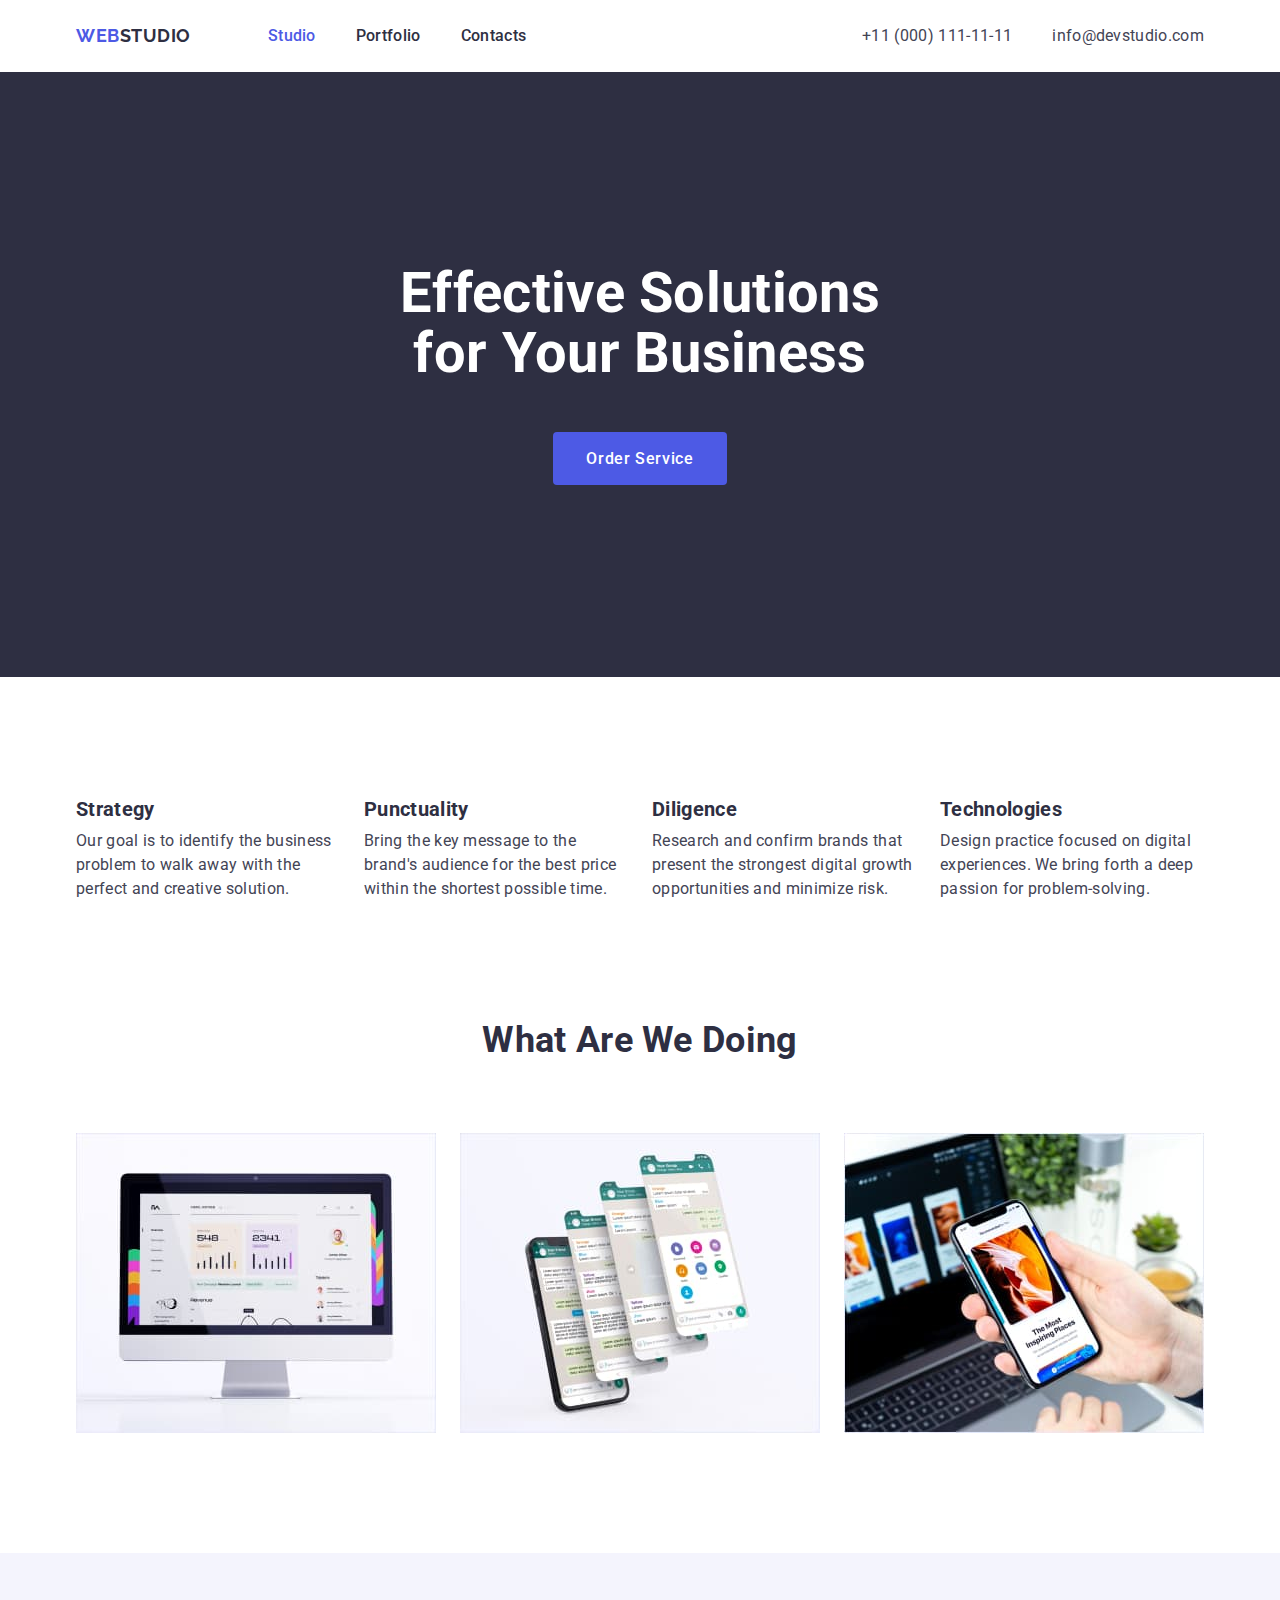
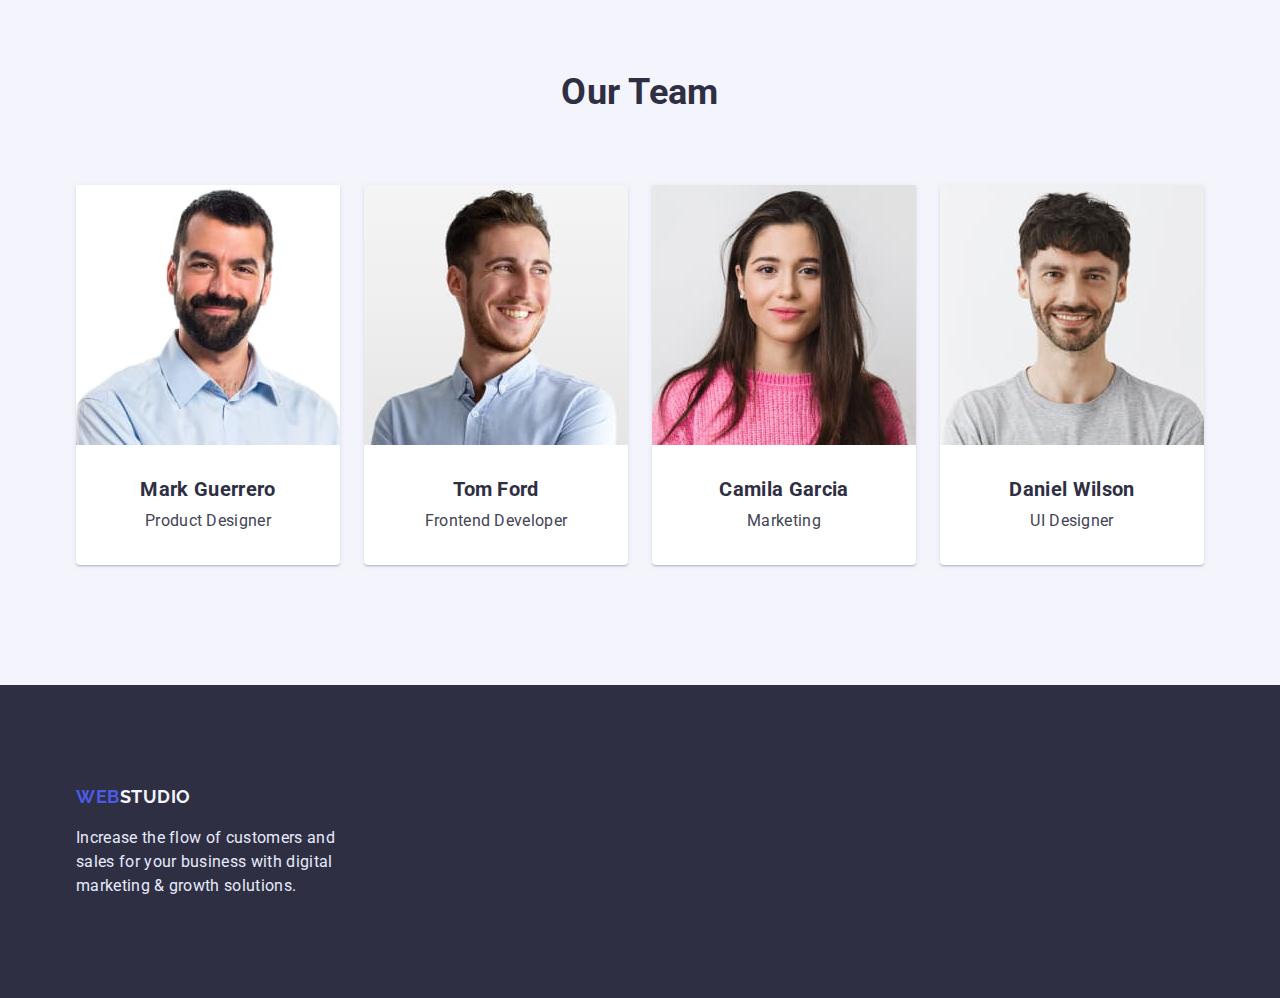
<file: index.html>
<!DOCTYPE html>
<html lang="en">
  <head>
    <meta charset="UTF-8" />
    <meta http-equiv="X-UA-Compatible" content="IE=edge" />
    <meta name="viewport" content="width=device-width, initial-scale=1.0" />
    <title>Web Studio</title>
    <link rel="preconnect" href="https://fonts.googleapis.com" />
    <link rel="preconnect" href="https://fonts.gstatic.com" crossorigin />
    <link
      href="https://fonts.googleapis.com/css2?family=Raleway:wght@700&family=Roboto:wght@400;500;700;900&display=swap"
      rel="stylesheet"
    />
    <link
      rel="stylesheet"
      href="https://cdnjs.cloudflare.com/ajax/libs/modern-normalize/1.1.0/modern-normalize.min.css"
    />
    <link rel="stylesheet" href="./css/styles.css" />
  </head>
  <body>
    <header class="header">
      <div class="container header-nav">
        <nav class="main-nav">
          <a href="./" class="logo link">
            <span class="logo-web">WEB</span><span class="logo-studio">STUDIO</span>
          </a>
          <ul class="site-nav list">
            <li class="item"><a href="./index.html" class="link current">Studio</a></li>
            <li class="item"><a href="./portfolio.html" class="link">Portfolio</a></li>
            <li class="item"><a href="" class="link">Contacts</a></li>
          </ul>
        </nav>
        <ul class="contacts list">
          <li class="item"><a href="tel:+110001111111" class="link">+11 (000) 111-11-11</a></li>
          <li class="item">
            <a href="mailto:info@devstudio.com" class="link">info@devstudio.com</a>
          </li>
        </ul>
      </div>
    </header>
    <main>
      <section class="hero">
        <div class="container">
          <h1 class="title">Effective Solutions for Your Business</h1>
          <button type="button" class="hero-button">Order Service</button>
        </div>
      </section>
      <section class="section strengths">
        <div class="container">
          <h2 class="visually-hidden">Our strengths</h2>
          <ul class="list strengths">
            <li class="item">
              <h3 class="title">Strategy</h3>
              <p>
                Our goal is to identify the business problem to walk away with the perfect and
                creative solution.
              </p>
            </li>
            <li class="item">
              <h3 class="title">Punctuality</h3>
              <p>
                Bring the key message to the brand's audience for the best price within the shortest
                possible time.
              </p>
            </li>
            <li class="item">
              <h3 class="title">Diligence</h3>
              <p>
                Research and confirm brands that present the strongest digital growth opportunities
                and minimize risk.
              </p>
            </li>
            <li class="item">
              <h3 class="title">Technologies</h3>
              <p>
                Design practice focused on digital experiences. We bring forth a deep passion for
                problem-solving.
              </p>
            </li>
          </ul>
        </div>
      </section>
      <section class="section work">
        <div class="container">
          <h2 class="section-work-title">What Are We Doing</h2>
          <ul class="list work">
            <li class="item">
              <img
                class="img"
                src="./images/pc.jpg"
                alt="website development"
                width="360"
                height="300"
              />
            </li>
            <li class="item">
              <img
                class="img"
                src="./images/account.jpg"
                alt="account management"
                width="360"
                height="300"
              />
            </li>
            <li class="item">
              <img
                class="img"
                src="./images/app.jpg"
                alt="apps creation"
                width="360"
                height="300"
              />
            </li>
          </ul>
        </div>
      </section>
      <section class="section team">
        <div class="container">
          <h2 class="section-team-title">Our Team</h2>
          <ul class="list team">
            <li class="item">
              <img
                class="img"
                src="./images/mark.jpg"
                alt="Mark Guerrero"
                width="264"
                height="260"
              />
              <div class="team-item-text">
                <h3 class="title">Mark Guerrero</h3>
                <p>Product Designer</p>
              </div>
            </li>
            <li class="item">
              <img class="img" src="./images/tom.jpg" alt="Tom Ford" width="264" height="260" />
              <div class="team-item-text">
                <h3 class="title">Tom Ford</h3>
                <p>Frontend Developer</p>
              </div>
            </li>
            <li class="item">
              <img
                class="img"
                src="./images/camila.jpg"
                alt="Camila Garcia"
                width="264"
                height="260"
              />
              <div class="team-item-text">
                <h3 class="title">Camila Garcia</h3>
                <p>Marketing</p>
              </div>
            </li>
            <li class="item">
              <img
                class="img"
                src="./images/daniel.jpg"
                alt="Daniel Wilson"
                width="264"
                height="260"
              />
              <div class="team-item-text">
                <h3 class="title">Daniel Wilson</h3>
                <p>UI Designer</p>
              </div>
            </li>
          </ul>
        </div>
      </section>
    </main>
    <footer class="footer">
      <div class="container">
        <a href="/" class="logo link">
          <span class="logo-web">WEB</span><span class="logo-studio">STUDIO</span>
        </a>
        <p class="footer-text">
          Increase the flow of customers and sales for your business with digital marketing & growth
          solutions.
        </p>
      </div>
    </footer>
  </body>
</html>
</file>
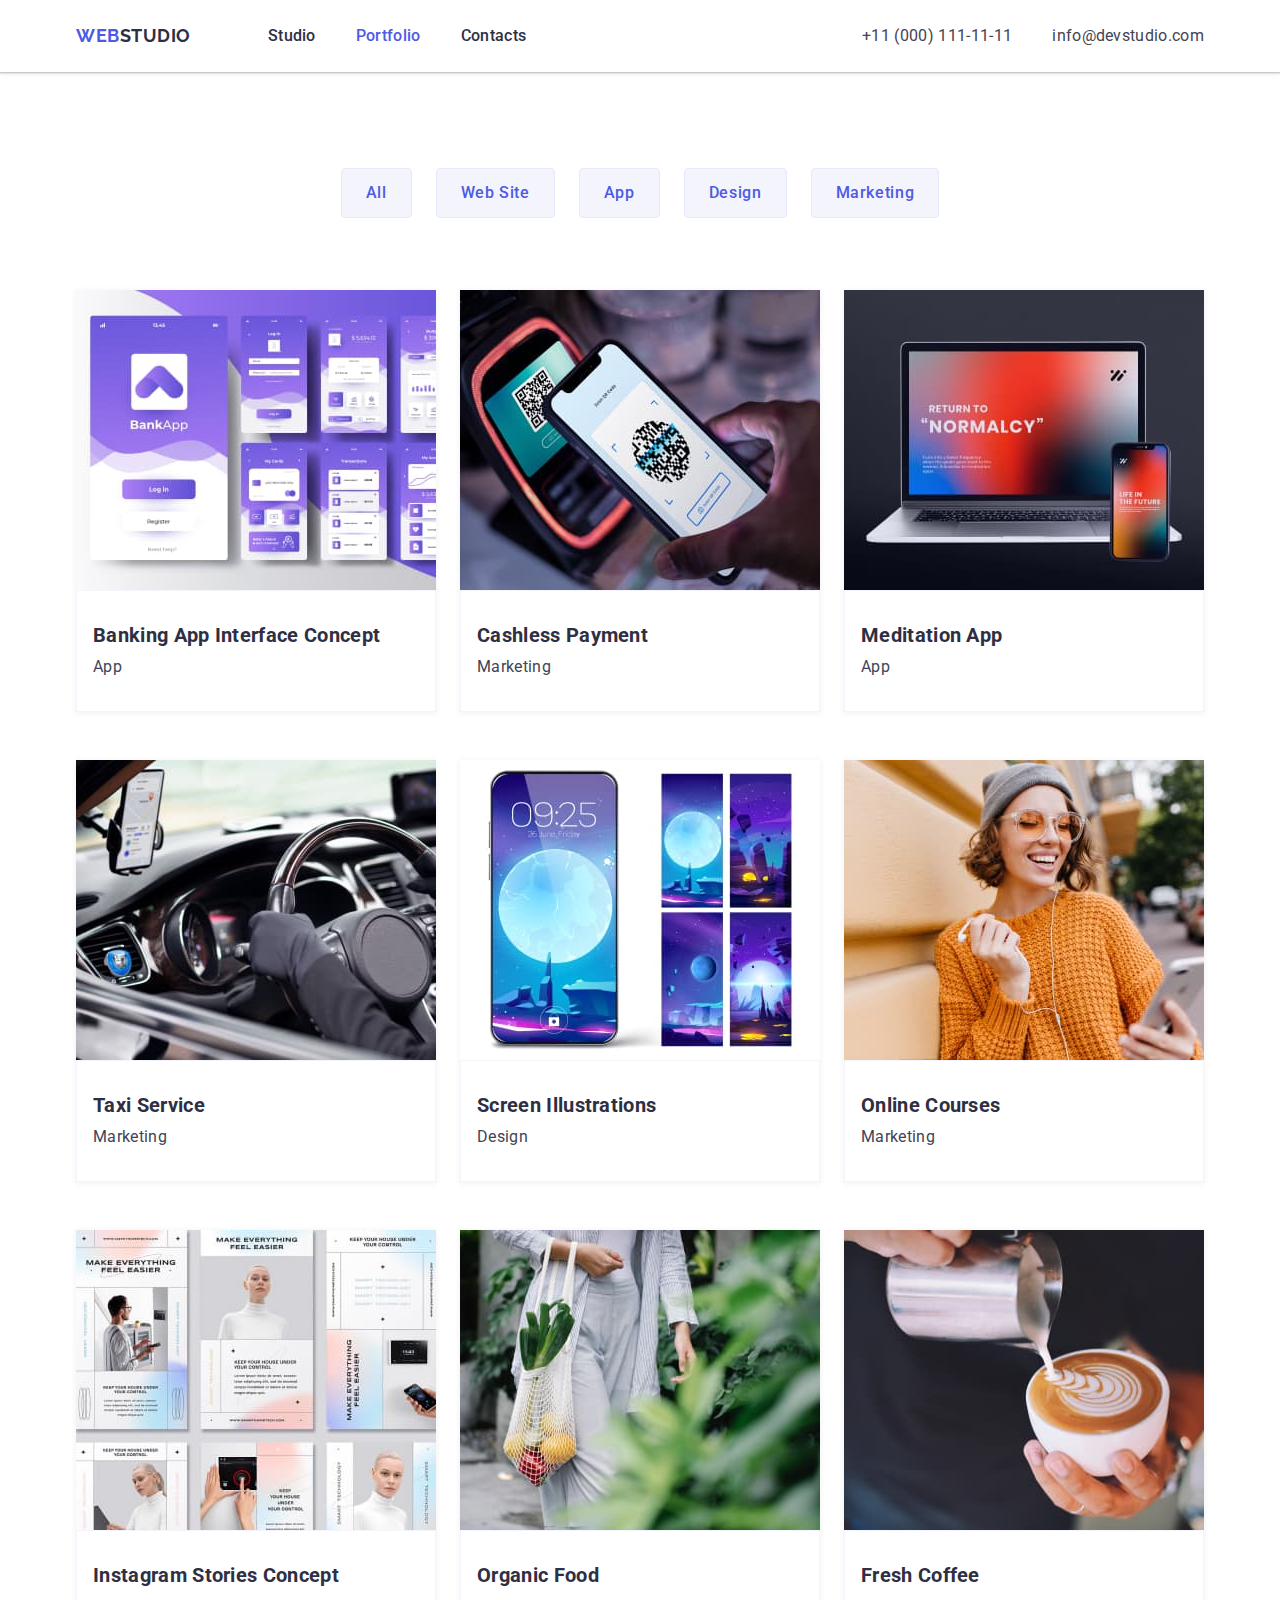
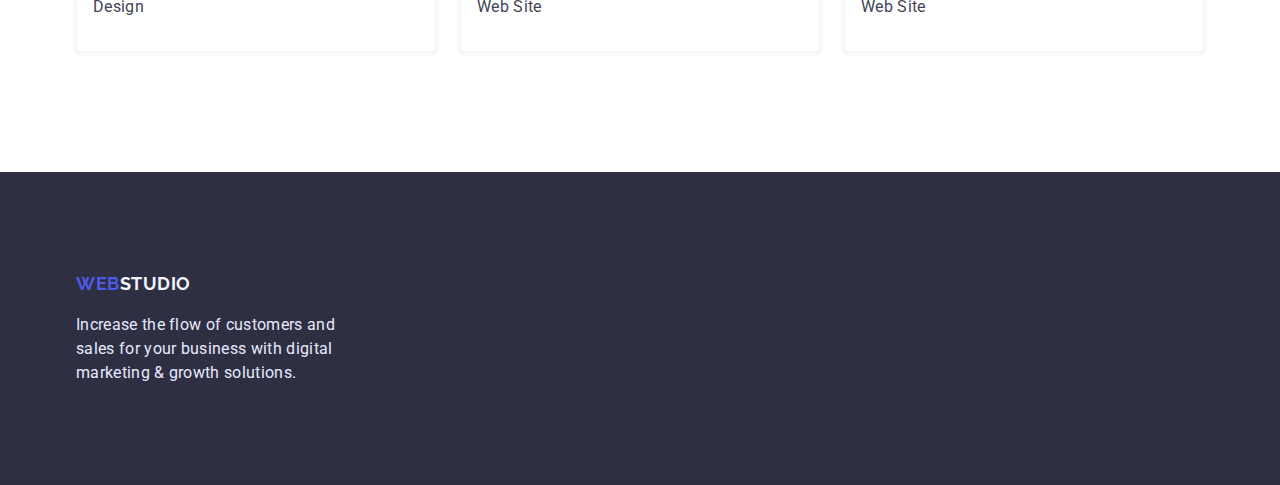
<file: portfolio.html>
<!DOCTYPE html>
<html lang="en">
  <head>
    <meta charset="UTF-8" />
    <meta http-equiv="X-UA-Compatible" content="IE=edge" />
    <meta name="viewport" content="width=device-width, initial-scale=1.0" />
    <title>Web Studio</title>
    <link rel="preconnect" href="https://fonts.googleapis.com" />
    <link rel="preconnect" href="https://fonts.gstatic.com" crossorigin />
    <link
      href="https://fonts.googleapis.com/css2?family=Raleway:wght@700&family=Roboto:wght@400;500;700;900&display=swap"
      rel="stylesheet"
    />
    <link
      rel="stylesheet"
      href="https://cdnjs.cloudflare.com/ajax/libs/modern-normalize/1.1.0/modern-normalize.min.css"
    />
    <link rel="stylesheet" href="./css/styles.css" />
  </head>
  <body>
    <header class="header">
      <div class="container header-nav">
        <nav class="main-nav">
          <a href="./" class="logo link">
            <span class="logo-web">WEB</span><span class="logo-studio">STUDIO</span>
          </a>
          <ul class="site-nav list">
            <li class="item"><a href="./index.html" class="link">Studio</a></li>
            <li class="item"><a href="./portfolio.html" class="link current">Portfolio</a></li>
            <li class="item"><a href="" class="link">Contacts</a></li>
          </ul>
        </nav>
        <ul class="contacts list">
          <li class="item"><a href="tel:+110001111111" class="link">+11 (000) 111-11-11</a></li>
          <li class="item">
            <a href="mailto:info@devstudio.com" class="link">info@devstudio.com</a>
          </li>
        </ul>
      </div>
    </header>
    <main>
      <section class="section portfolio">
        <h1 class="visually-hidden">Portfolio</h1>
        <div class="container gallery">
          <ul class="list selector">
            <li class="item"><button type="button" class="selector-button">All</button></li>
            <li class="item"><button type="button" class="selector-button">Web Site</button></li>
            <li class="item"><button type="button" class="selector-button">App</button></li>
            <li class="item"><button type="button" class="selector-button">Design</button></li>
            <li class="item"><button type="button" class="selector-button">Marketing</button></li>
          </ul>
          <ul class="list gallery-list">
            <li class="item">
              <a href="" class="link">
                <img
                  class="img"
                  src="./images/banking-app.jpg"
                  alt="Banking app"
                  width="360"
                  height="300"
                />
                <div class="gallery-item-text">
                  <h2 class="title">Banking App Interface Concept</h2>
                  <p>App</p>
                </div>
              </a>
            </li>
            <li class="item">
              <a href="" class="link">
                <img
                  class="img"
                  src="./images/cashless.jpg"
                  alt="Cashless Payment"
                  width="360"
                  height="300"
                />
                <div class="gallery-item-text">
                  <h2 class="title">Cashless Payment</h2>
                  <p>Marketing</p>
                </div>
              </a>
            </li>
            <li class="item">
              <a href="" class="link">
                <img
                  class="img"
                  src="./images/meditation-app.jpg"
                  alt="Meditation app"
                  width="360"
                  height="300"
                />
                <div class="gallery-item-text">
                  <h2 class="title">Meditation App</h2>
                  <p>App</p>
                </div>
              </a>
            </li>
            <li class="item">
              <a href="" class="link">
                <img
                  class="img"
                  src="./images/taxi-service.jpg"
                  alt="Taxi service"
                  width="360"
                  height="300"
                />
                <div class="gallery-item-text">
                  <h2 class="title">Taxi Service</h2>
                  <p>Marketing</p>
                </div>
              </a>
            </li>
            <li class="item">
              <a href="" class="link">
                <img
                  class="img"
                  src="./images/screen.jpg"
                  alt="Screen illustration"
                  width="360"
                  height="300"
                />
                <div class="gallery-item-text">
                  <h2 class="title">Screen Illustrations</h2>
                  <p>Design</p>
                </div>
              </a>
            </li>
            <li class="item">
              <a href="" class="link">
                <img
                  class="img"
                  src="./images/online-courses.jpg"
                  alt="Online courses"
                  width="360"
                  height="300"
                />
                <div class="gallery-item-text">
                  <h2 class="title">Online Courses</h2>
                  <p>Marketing</p>
                </div>
              </a>
            </li>
            <li class="item">
              <a href="" class="link">
                <img
                  class="img"
                  src="./images/instagram.jpg"
                  alt="Instagram stories"
                  width="360"
                  height="300"
                />
                <div class="gallery-item-text">
                  <h2 class="title">Instagram Stories Concept</h2>
                  <p>Design</p>
                </div>
              </a>
            </li>
            <li class="item">
              <a href="" class="link">
                <img
                  class="img"
                  src="./images/organic-food.jpg"
                  alt="Organic food"
                  width="360"
                  height="300"
                />
                <div class="gallery-item-text">
                  <h2 class="title">Organic Food</h2>
                  <p>Web Site</p>
                </div>
              </a>
            </li>
            <li class="item">
              <a href="" class="link">
                <img
                  class="img"
                  src="./images/fresh-coffee.jpg"
                  alt="Fresh coffee"
                  width="360"
                  height="300"
                />
                <div class="gallery-item-text">
                  <h2 class="title">Fresh Coffee</h2>
                  <p>Web Site</p>
                </div>
              </a>
            </li>
          </ul>
        </div>
      </section>
    </main>
    <footer class="footer">
      <div class="container">
        <a href="/" class="logo link">
          <span class="logo-web">WEB</span><span class="logo-studio">STUDIO</span>
        </a>
        <p class="footer-text">
          Increase the flow of customers and sales for your business with digital marketing & growth
          solutions.
        </p>
      </div>
    </footer>
  </body>
</html>
</file>
<file: css/styles.css>
:root {
  --main-color: #ffffff; /*white*/
  --secondary-color: #2e2f42; /*navy-blue*/
  --third-color: #f4f4fd; /*cloud*/
  --main-text-color: #434455; /*slate*/
  --secondary-text-color: #e7e9fc; /*Cornflower*/
  --accent: #4d5ae5; /*iris*/
  --accent-secondary: #404bbf;
  --gap24: 24px;
  --gap48: 48px;
  --shadow: 0px 2px 1px rgba(46, 47, 66, 0.08), 0px 1px 1px rgba(46, 47, 66, 0.16),
    0px 1px 6px rgba(46, 47, 66, 0.08);
  --shadow-secondary: 0px 1px 6px rgba(46, 47, 66, 0.08), 0px 1px 1px rgba(46, 47, 66, 0.16),
    0px 2px 1px rgba(46, 47, 66, 0.08);
  --shadow-third: 0px 1px 6px rgba(46, 47, 66, 0.08);
}

/*---------- General ----------*/
body {
  background-color: var(--main-color);
  color: var(--main-text-color);
  font-family: 'Roboto', sans-serif;
  font-weight: 400;
  letter-spacing: 0.02em;
  font-size: 16px;
  line-height: 1.5;
}

h1,
h2,
h3,
p,
ul {
  margin: 0;
  padding: 0;
}
/* or this one
h1, h2, h3, p {margin-top: 0; margin-bottom: 0;}
ul {margin-top: 0; margin-bottom: 0; padding-left: 0;} */

.img {
  display: block;
  max-width: 100%;
  height: auto;
}

.link {
  text-decoration: none;
}

.list {
  list-style: none;
}

.visually-hidden {
  position: absolute;
  width: 1px;
  height: 1px;
  margin: -1px;
  border: 0;
  padding: 0;

  white-space: nowrap;
  clip-path: inset(100%);
  clip: rect(0 0 0 0);
  overflow: hidden;
}

.hero,
.footer {
  background-color: var(--secondary-color);
}

.logo {
  font-family: 'Raleway', sans-serif;
  font-weight: 700;
  font-size: 18px;
  line-height: 1.33;
  letter-spacing: 0.03em;
}

.logo-web {
  color: var(--accent);
}

.logo-studio {
  color: var(--secondary-color);
}

.title {
  margin-bottom: 8px;

  color: var(--secondary-color);
  font-size: 20px;
  line-height: 1.2;
}

.container {
  width: 1158px;
  padding: 0 15px;
  margin: 0 auto;
}

.section {
  padding-top: 120px;
  padding-bottom: 120px;
}

.site-nav,
.contacts,
.header-nav,
.main-nav,
.list.strengths,
.list.work,
.list.team,
.selector,
.gallery-list {
  display: flex;
}

/*---------- Header ----------*/
.header {
  box-shadow: var(--shadow);
}

/*.header-nav {
  padding-top: 24px;
  padding-bottom: 24px;
}*/

.header-nav,
.main-nav {
  align-items: center;
}

.site-nav {
  margin-left: 77px;
}

.site-nav .item:not(:first-child) {
  margin-left: 40px;
}

.contacts {
  margin-left: auto;
}

.contacts .item + .item {
  margin-left: 40px;
}

.site-nav .link {
  display: block;
  padding-top: var(--gap24);
  padding-bottom: var(--gap24);

  color: var(--secondary-color);
  font-weight: 500;
}

.contacts .link,
.main-nav .site-nav .link:hover,
.main-nav .site-nav .link:focus {
  color: var(--main-text-color);
}

.site-nav .link.current,
.site-nav .link:active,
.contacts .link:hover,
.contacts .link:focus {
  color: var(--accent);
}

/*---------- Footer ----------*/
.footer {
  padding-top: 100px;
  padding-bottom: 100px;
}

.footer .logo-studio {
  color: var(--third-color);
}

.footer-text {
  margin-top: 16px;
  width: 264px;

  color: var(--secondary-text-color);
}

/*---------- Index.html ----------*/
.hero {
  padding-top: 192px;
  padding-bottom: 192px;
}

.hero .title {
  text-align: center;
  width: 492px;
  margin: 0 auto var(--gap48);

  color: var(--main-color);
  font-size: 56px;
  line-height: 1.07;
}

.hero-button {
  display: block;
  margin: 0 auto;
  padding: 16px 32px;
  border: 1px solid transparent;
  border-radius: 4px;

  background-color: var(--accent);
  color: var(--main-color);
  font-family: inherit;
  font-weight: 500;
  font-size: 16px;
  line-height: 1.19;
  letter-spacing: 0.04em;

  cursor: pointer;
}

.hero-button:hover,
.hero-button:focus {
  background-color: var(--accent);
  color: var(--main-color);
}

.hero-button:active {
  background-color: var(--accent-secondary);
}

.section.strengths,
.section.team {
  padding-top: 120px;
  padding-bottom: 120px;
}

.section.work {
  padding-top: 0;
}

.list.strengths .item + .item,
.list.work .item + .item,
.list.team .item + .item {
  margin-left: var(--gap24);
}

.list.strengths .item {
  width: 264px;
}

.team-item-text {
  text-align: center;
  padding-top: 32px;
  padding-bottom: 32px;
}

.section.team {
  background-color: var(--third-color);
}

.list.team .item {
  background-color: var(--main-color);
  box-shadow: var(--shadow-secondary);
  border-radius: 0px 0px 4px 4px;
}

.section-work-title,
.section-team-title {
  text-align: center;
  margin-bottom: 72px;

  color: var(--secondary-color);
  font-size: 36px;
  line-height: 1.11;
}

/*---------- Portfolio ----------*/
.section.portfolio {
  padding-top: 96px;
}

.selector {
  justify-content: center;
}

.selector .item + .item {
  margin-left: var(--gap24);
}

.selector-button {
  padding: 12px 24px;
  border: 1px solid var(--secondary-text-color);
  border-radius: 4px;

  background-color: var(--third-color);
  color: var(--accent);
  font-family: inherit;
  font-weight: 500;
  font-size: 16px;
  line-height: 1.5;
  letter-spacing: 0.04em;

  cursor: pointer;
}

.selector-button:hover,
.selector-button:focus,
.selector-button:active {
  background-color: var(--accent);
  color: var(--main-color);
  border: 1px solid transparent;
}

.list.selector {
  margin-bottom: 72px;
}

.gallery-list {
  flex-wrap: wrap;
  row-gap: var(--gap48);
  column-gap: var(--gap24);
  /*margin-left: calc(-1 * var(--gap24));
  margin-top: calc(-1 * var(--gap48));*/
}

.gallery-list .item {
  flex-basis: calc((100% - 2 * var(--gap24)) / 3);
  /*margin-left: var(--gap24);
  margin-top: var(--gap48);*/
  box-shadow: var(--shadow-third);
  overflow: hidden;
}

.gallery-item-text {
  padding-top: 32px;
  padding-bottom: 32px;
  padding-left: 16px;
  border: 0.5px solid var(--third-color);
}

.link p {
  color: var(--main-text-color);
}
</file>
